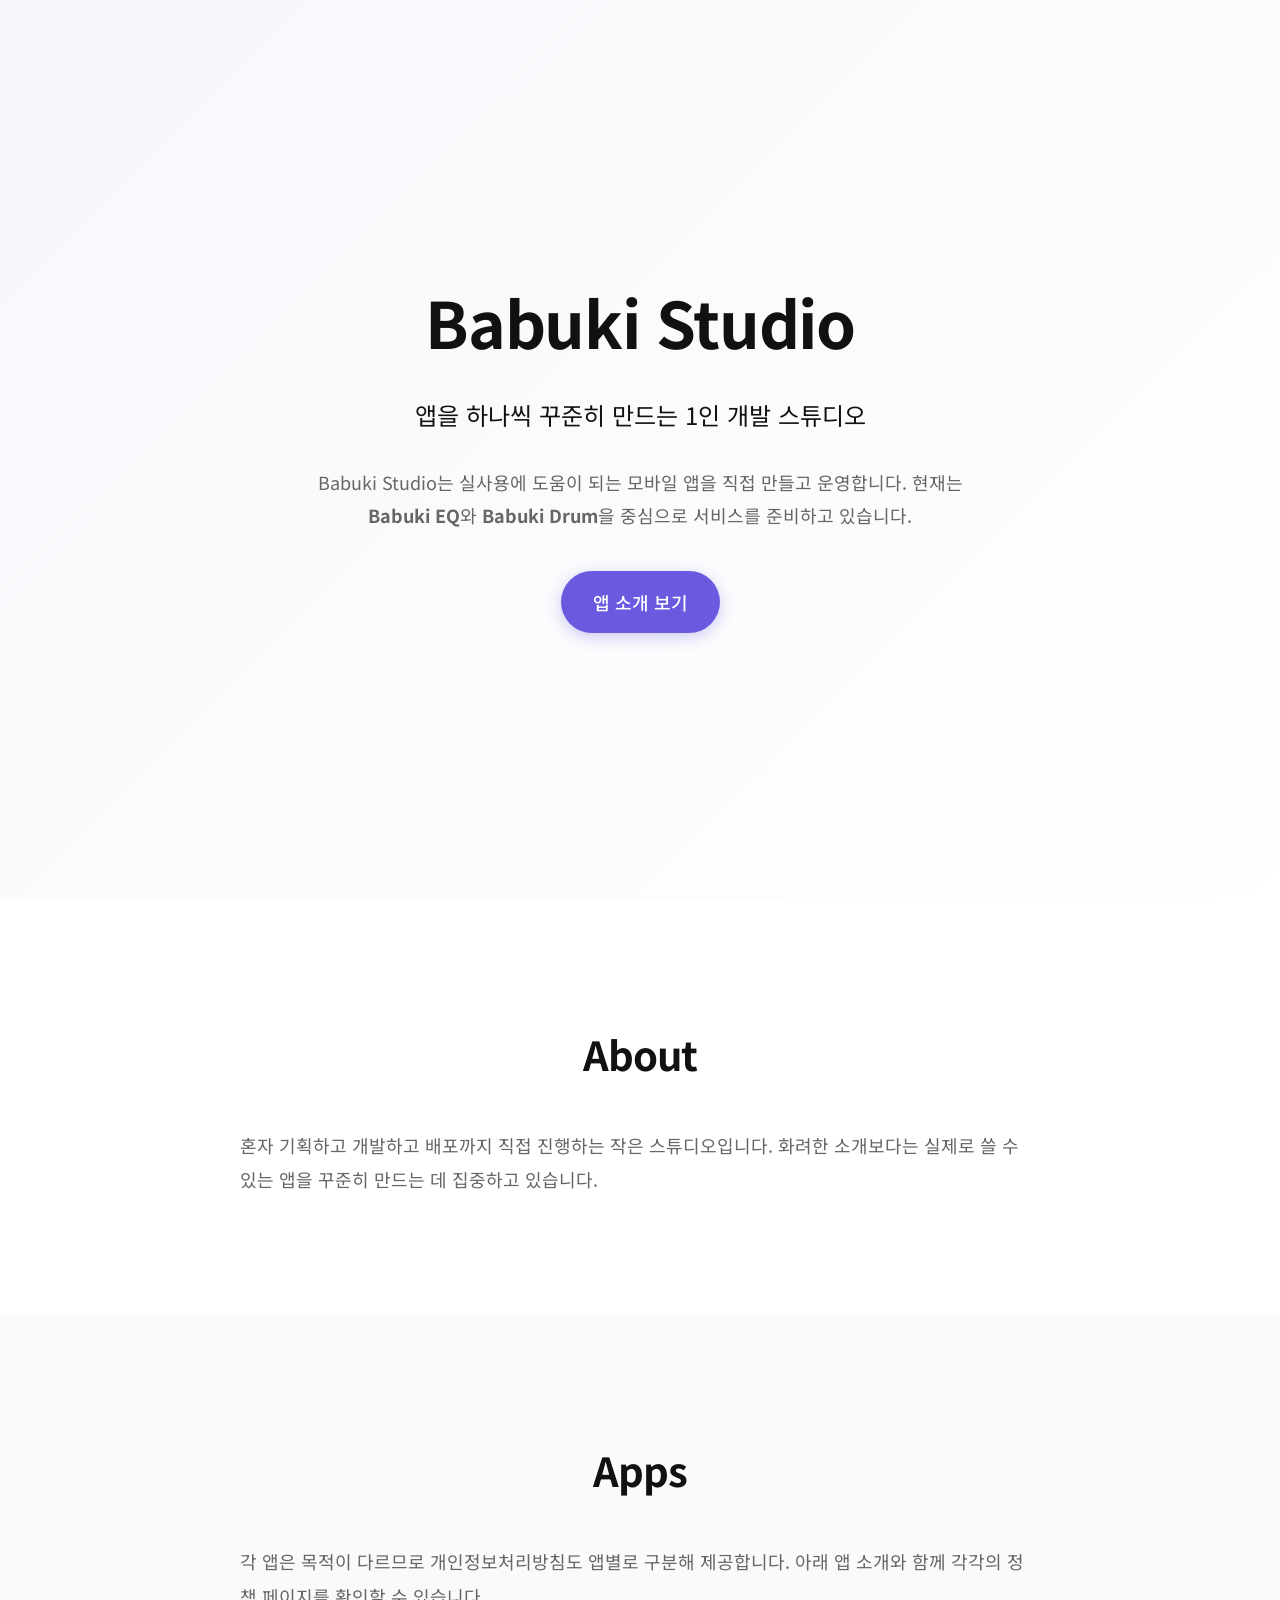
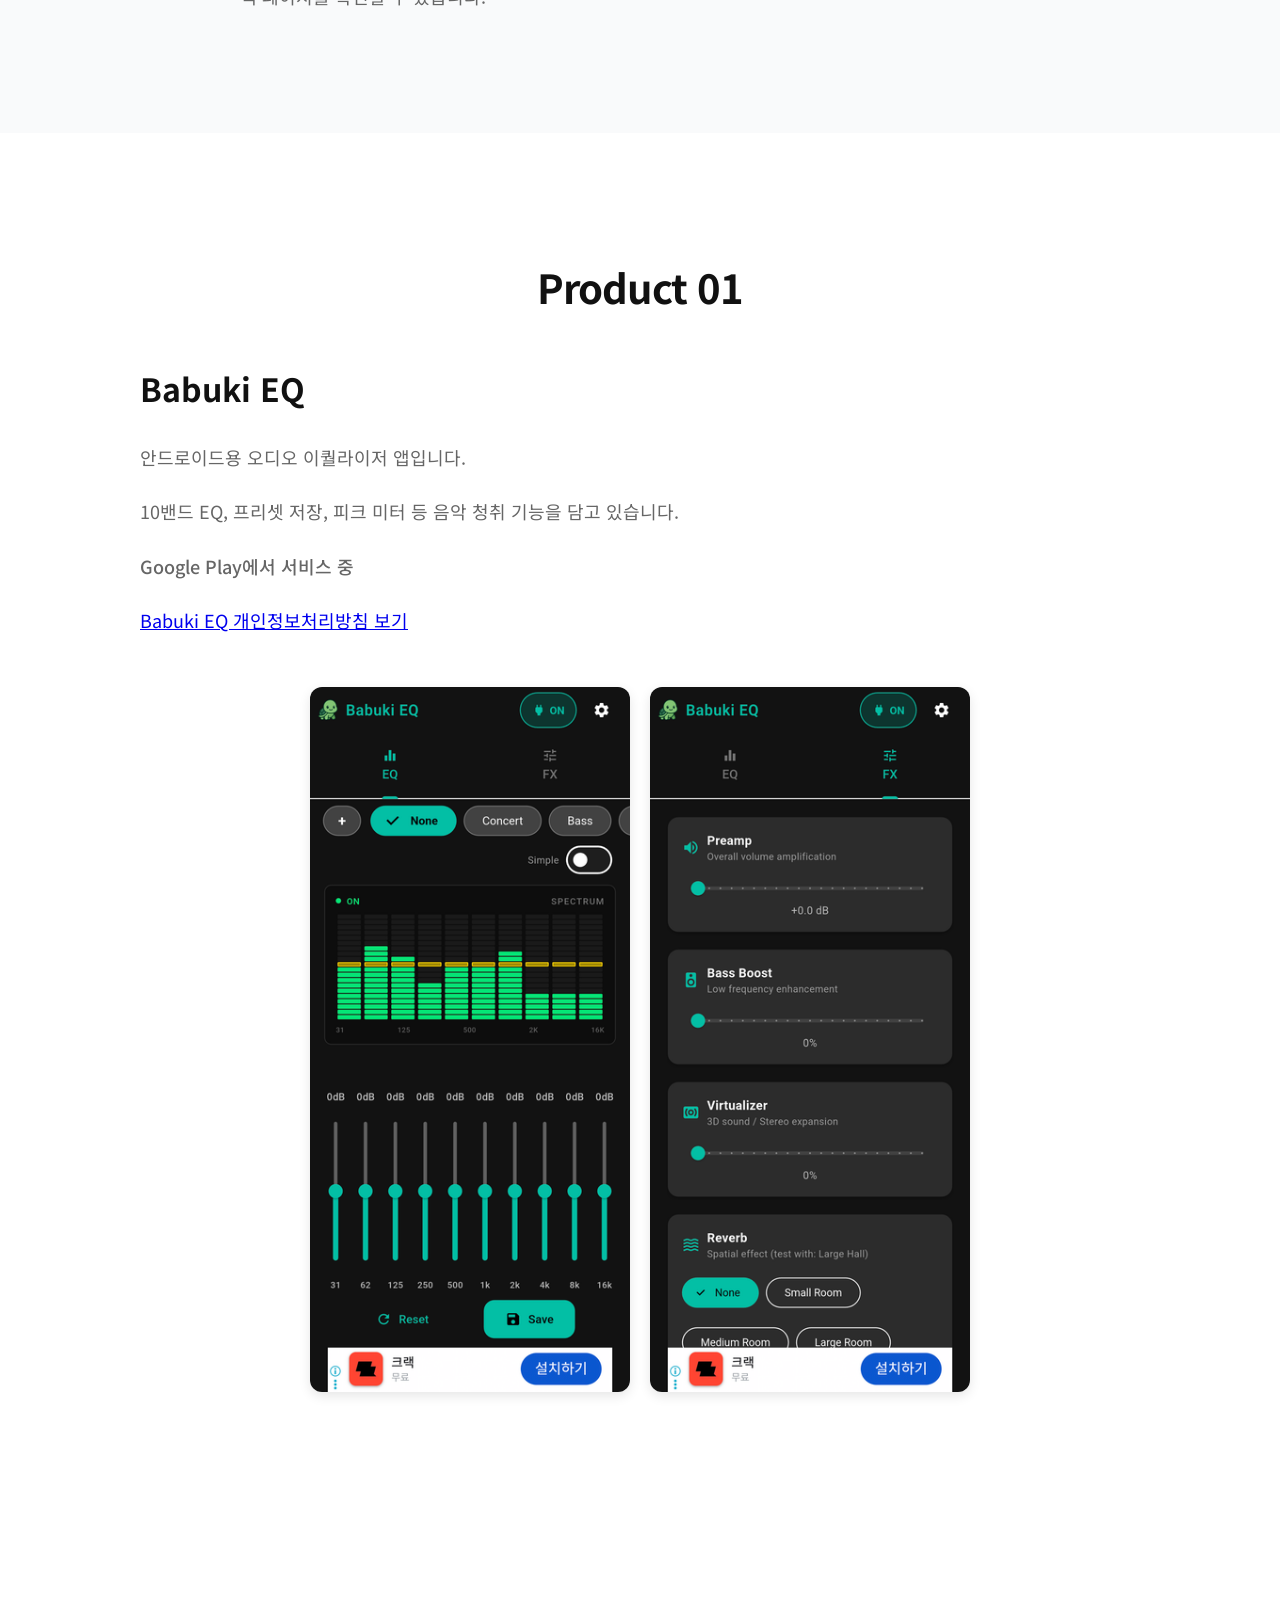
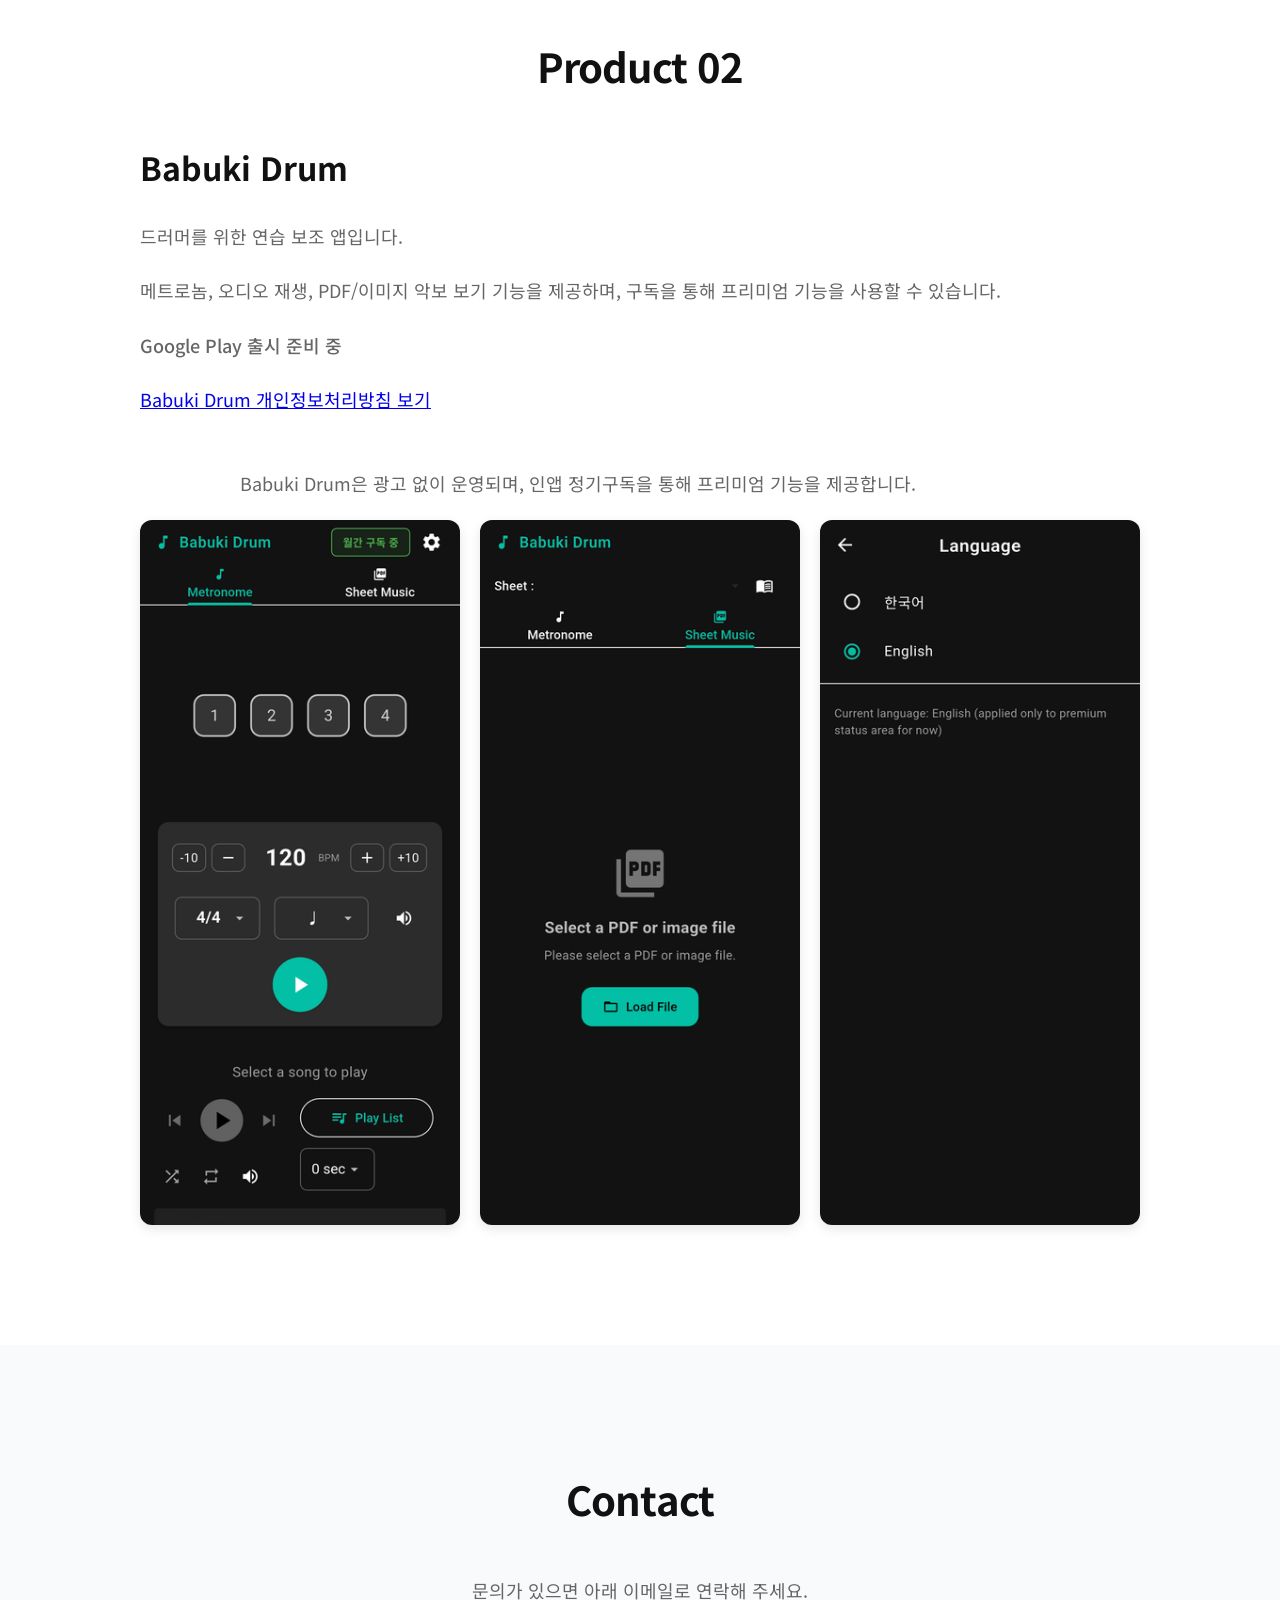
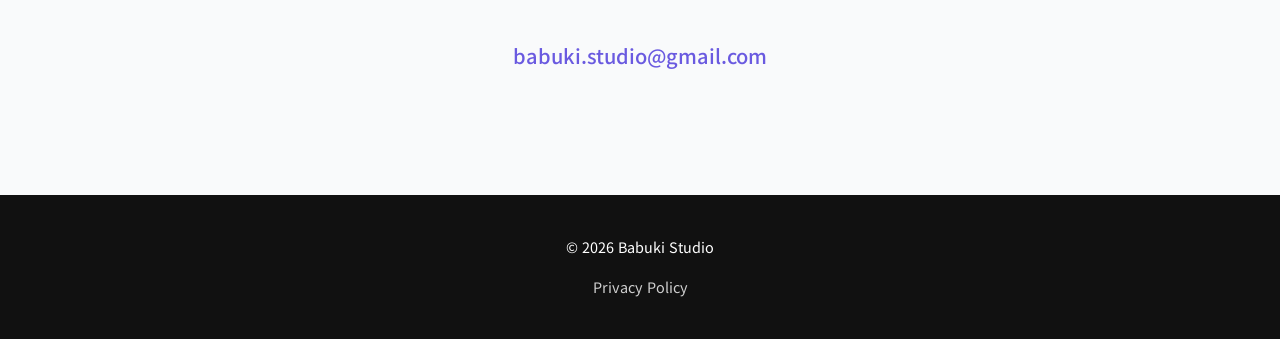
<file: index.html>
<!DOCTYPE html>
<html lang="ko">
<head>
    <meta charset="UTF-8">
    <meta name="viewport" content="width=device-width, initial-scale=1.0">
    <title>Babuki Studio</title>
    <link rel="stylesheet" href="css/style.css">
    <link rel="preconnect" href="https://fonts.googleapis.com">
    <link rel="preconnect" href="https://fonts.gstatic.com" crossorigin>
    <link href="https://fonts.googleapis.com/css2?family=Noto+Sans+KR:wght@300;400;500;700&display=swap" rel="stylesheet">
</head>
<body>
    <section id="hero" class="hero">
        <div class="container">
            <h1 class="hero-title fade-in">Babuki Studio</h1>
            <p class="hero-subtitle fade-in">앱을 하나씩 꾸준히 만드는 1인 개발 스튜디오</p>
            <p class="hero-description fade-in">
                Babuki Studio는 실사용에 도움이 되는 모바일 앱을 직접 만들고 운영합니다.
                현재는 <strong>Babuki EQ</strong>와 <strong>Babuki Drum</strong>을 중심으로 서비스를 준비하고 있습니다.
            </p>
            <a href="#product-eq" class="btn-primary fade-in">앱 소개 보기</a>
        </div>
    </section>

    <section id="about" class="about">
        <div class="container">
            <h2 class="section-title fade-in">About</h2>
            <div class="content-box fade-in">
                <p>
                    혼자 기획하고 개발하고 배포까지 직접 진행하는 작은 스튜디오입니다.
                    화려한 소개보다는 실제로 쓸 수 있는 앱을 꾸준히 만드는 데 집중하고 있습니다.
                </p>
            </div>
        </div>
    </section>

    <section id="studio" class="studio">
        <div class="container">
            <h2 class="section-title fade-in">Apps</h2>
            <div class="content-box fade-in">
                <p>
                    각 앱은 목적이 다르므로 개인정보처리방침도 앱별로 구분해 제공합니다.
                    아래 앱 소개와 함께 각각의 정책 페이지를 확인할 수 있습니다.
                </p>
            </div>
        </div>
    </section>

    <section id="product-eq" class="product">
        <div class="container">
            <h2 class="section-title fade-in">Product 01</h2>
            <div class="product-content fade-in">
                <div class="product-info">
                    <h3 class="product-name">Babuki EQ</h3>
                    <p>안드로이드용 오디오 이퀄라이저 앱입니다.</p>
                    <p>
                        10밴드 EQ, 프리셋 저장, 피크 미터 등
                        음악 청취 기능을 담고 있습니다.
                    </p>
                    <p class="product-status">Google Play에서 서비스 중</p>
                    <p><a href="privacy_eq.html">Babuki EQ 개인정보처리방침 보기</a></p>
                </div>
                <div class="product-images">
                    <img src="images/babuki_eq/babuki_eq_01.png" alt="Babuki EQ Screenshot 1" class="product-img">
                    <img src="images/babuki_eq/babuki_eq_02.png" alt="Babuki EQ Screenshot 2" class="product-img">
                </div>
            </div>
        </div>
    </section>

    <section id="product-drum" class="product">
        <div class="container">
            <h2 class="section-title fade-in">Product 02</h2>
            <div class="product-content fade-in">
                <div class="product-info">
                    <h3 class="product-name">Babuki Drum</h3>
                    <p>드러머를 위한 연습 보조 앱입니다.</p>
                    <p>
                        메트로놈, 오디오 재생, PDF/이미지 악보 보기 기능을 제공하며,
                        구독을 통해 프리미엄 기능을 사용할 수 있습니다.
                    </p>
                    <p class="product-status">Google Play 출시 준비 중</p>
                    <p><a href="privacy_drum.html">Babuki Drum 개인정보처리방침 보기</a></p>
                </div>
                <div class="content-box" style="margin-top: 20px; width: 100%;">
                    <p>
                        Babuki Drum은 광고 없이 운영되며, 인앱 정기구독을 통해 프리미엄 기능을 제공합니다.
                    </p>
                </div>
				<div class="product-images">
                    <img src="images/babuki_drum/babuki_drum_01.png" alt="Babuki DRUM Screenshot 1" class="product-img">
                    <img src="images/babuki_drum/babuki_drum_02.png" alt="Babuki DRUM Screenshot 2" class="product-img">
					<img src="images/babuki_drum/babuki_drum_03.png" alt="Babuki DRUM Screenshot 2" class="product-img">
                </div>
            </div>
        </div>
    </section>

    <section id="contact" class="contact">
        <div class="container">
            <h2 class="section-title fade-in">Contact</h2>
            <div class="content-box fade-in">
                <p>문의가 있으면 아래 이메일로 연락해 주세요.</p>
                <p class="contact-email">
                    <a href="mailto:babuki.studio@gmail.com">babuki.studio@gmail.com</a>
                </p>
            </div>
        </div>
    </section>

    <footer class="footer">
        <div class="container">
            <p>&copy; 2026 Babuki Studio</p>
            <div class="footer-links">
                <a href="privacy.html">Privacy Policy</a>
            </div>
        </div>
    </footer>

    <script src="js/script.js"></script>
</body>
</html>
</file>
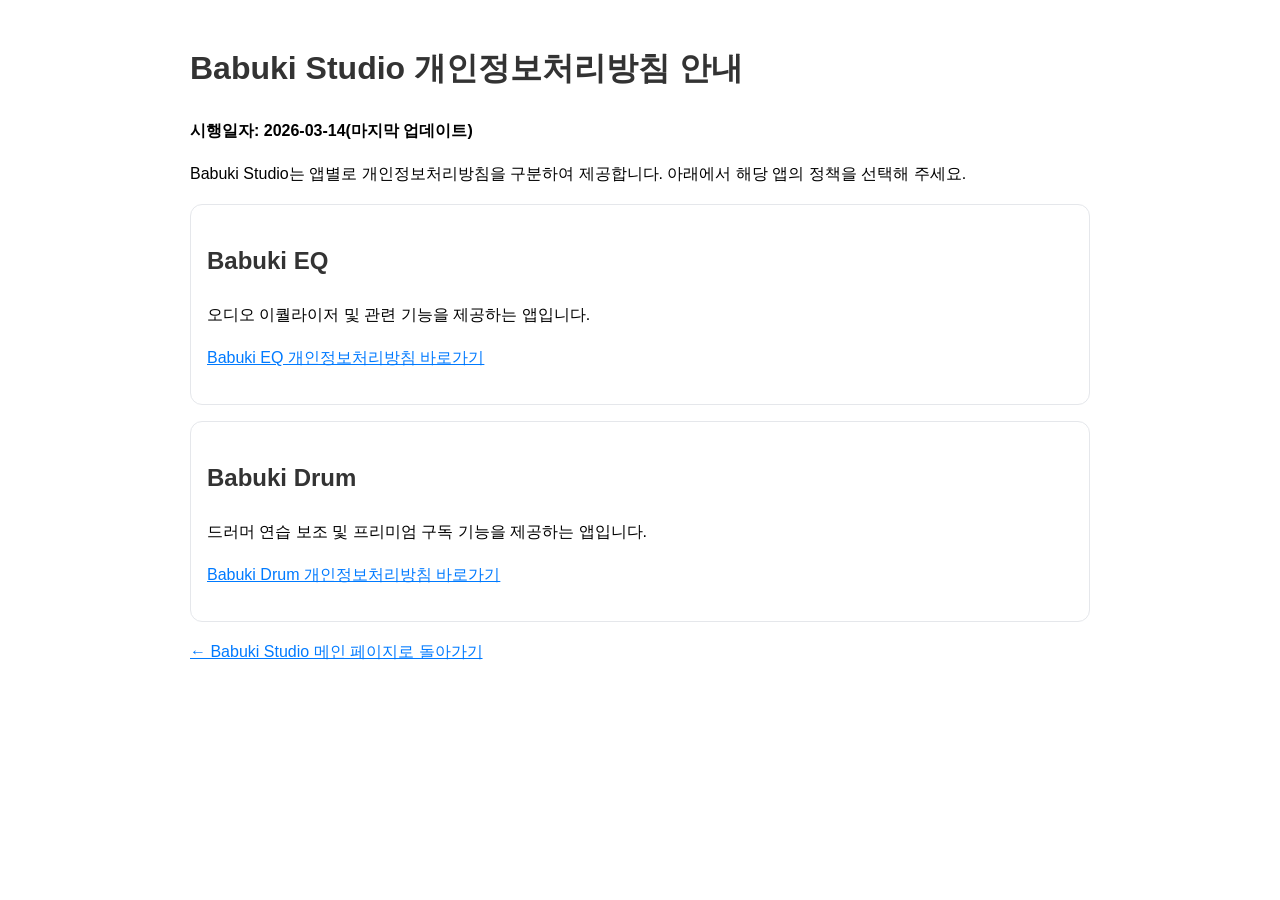
<file: privacy.html>
<!DOCTYPE html>
<html lang="ko">
<head>
    <meta charset="UTF-8">
    <meta name="viewport" content="width=device-width, initial-scale=1.0">
    <title>Privacy Policy - Babuki Studio</title>
    <style>
        body { font-family: 'Noto Sans KR', sans-serif; line-height: 1.7; padding: 20px; max-width: 900px; margin: auto; }
        h1, h2 { color: #333; }
        a { color: #007aff; }
        .box { border: 1px solid #e5e7eb; border-radius: 12px; padding: 16px; margin-bottom: 16px; }
    </style>
</head>
<body>
    <h1>Babuki Studio 개인정보처리방침 안내</h1>
    <p><strong>시행일자: 2026-03-14(마지막 업데이트)</strong></p>
    <p>Babuki Studio는 앱별로 개인정보처리방침을 구분하여 제공합니다. 아래에서 해당 앱의 정책을 선택해 주세요.</p>

    <div class="box">
        <h2>Babuki EQ</h2>
        <p>오디오 이퀄라이저 및 관련 기능을 제공하는 앱입니다.</p>
        <p><a href="privacy_eq.html">Babuki EQ 개인정보처리방침 바로가기</a></p>
    </div>

    <div class="box">
        <h2>Babuki Drum</h2>
        <p>드러머 연습 보조 및 프리미엄 구독 기능을 제공하는 앱입니다.</p>
        <p><a href="privacy_drum.html">Babuki Drum 개인정보처리방침 바로가기</a></p>
    </div>

    <p><a href="index.html">← Babuki Studio 메인 페이지로 돌아가기</a></p>
</body>
</html>
</file>
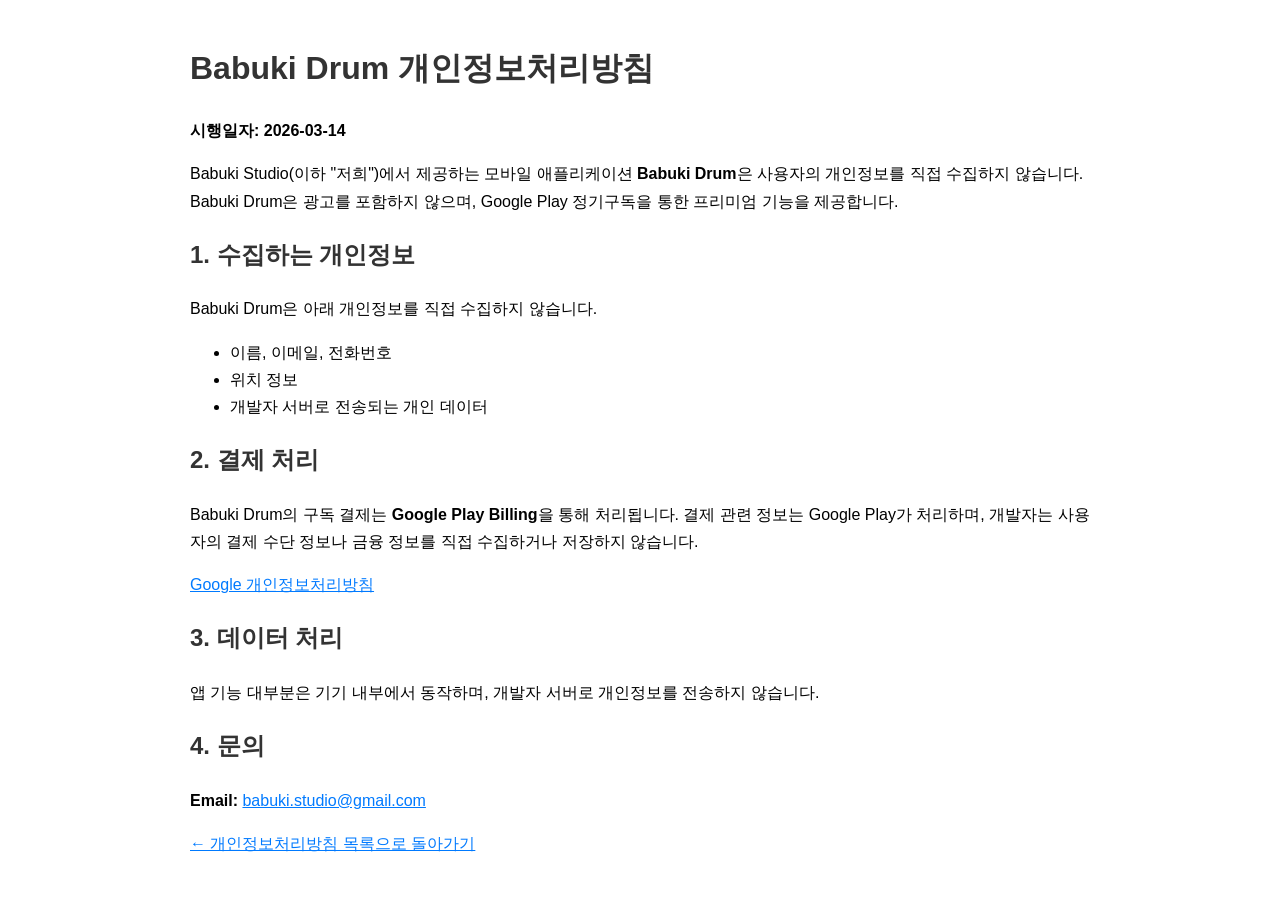
<file: privacy_drum.html>
<!DOCTYPE html>
<html lang="ko">
<head>
    <meta charset="UTF-8">
    <meta name="viewport" content="width=device-width, initial-scale=1.0">
    <title>개인정보처리방침 - Babuki Drum</title>
    <style>
        body { font-family: 'Noto Sans KR', sans-serif; line-height: 1.7; padding: 20px; max-width: 900px; margin: auto; }
        h1, h2 { color: #333; }
        a { color: #007aff; }
    </style>
</head>
<body>
    <h1>Babuki Drum 개인정보처리방침</h1>
    <p><strong>시행일자: 2026-03-14</strong></p>

    <p>Babuki Studio(이하 "저희")에서 제공하는 모바일 애플리케이션 <strong>Babuki Drum</strong>은 사용자의 개인정보를 직접 수집하지 않습니다. Babuki Drum은 광고를 포함하지 않으며, Google Play 정기구독을 통한 프리미엄 기능을 제공합니다.</p>

    <h2>1. 수집하는 개인정보</h2>
    <p>Babuki Drum은 아래 개인정보를 직접 수집하지 않습니다.</p>
    <ul>
        <li>이름, 이메일, 전화번호</li>
        <li>위치 정보</li>
        <li>개발자 서버로 전송되는 개인 데이터</li>
    </ul>

    <h2>2. 결제 처리</h2>
    <p>Babuki Drum의 구독 결제는 <strong>Google Play Billing</strong>을 통해 처리됩니다. 결제 관련 정보는 Google Play가 처리하며, 개발자는 사용자의 결제 수단 정보나 금융 정보를 직접 수집하거나 저장하지 않습니다.</p>
    <p><a href="https://policies.google.com/privacy" target="_blank">Google 개인정보처리방침</a></p>

    <h2>3. 데이터 처리</h2>
    <p>앱 기능 대부분은 기기 내부에서 동작하며, 개발자 서버로 개인정보를 전송하지 않습니다.</p>

    <h2>4. 문의</h2>
    <p><strong>Email:</strong> <a href="mailto:babuki.studio@gmail.com">babuki.studio@gmail.com</a></p>

    <p><a href="privacy.html">← 개인정보처리방침 목록으로 돌아가기</a></p>
</body>
</html>
</file>
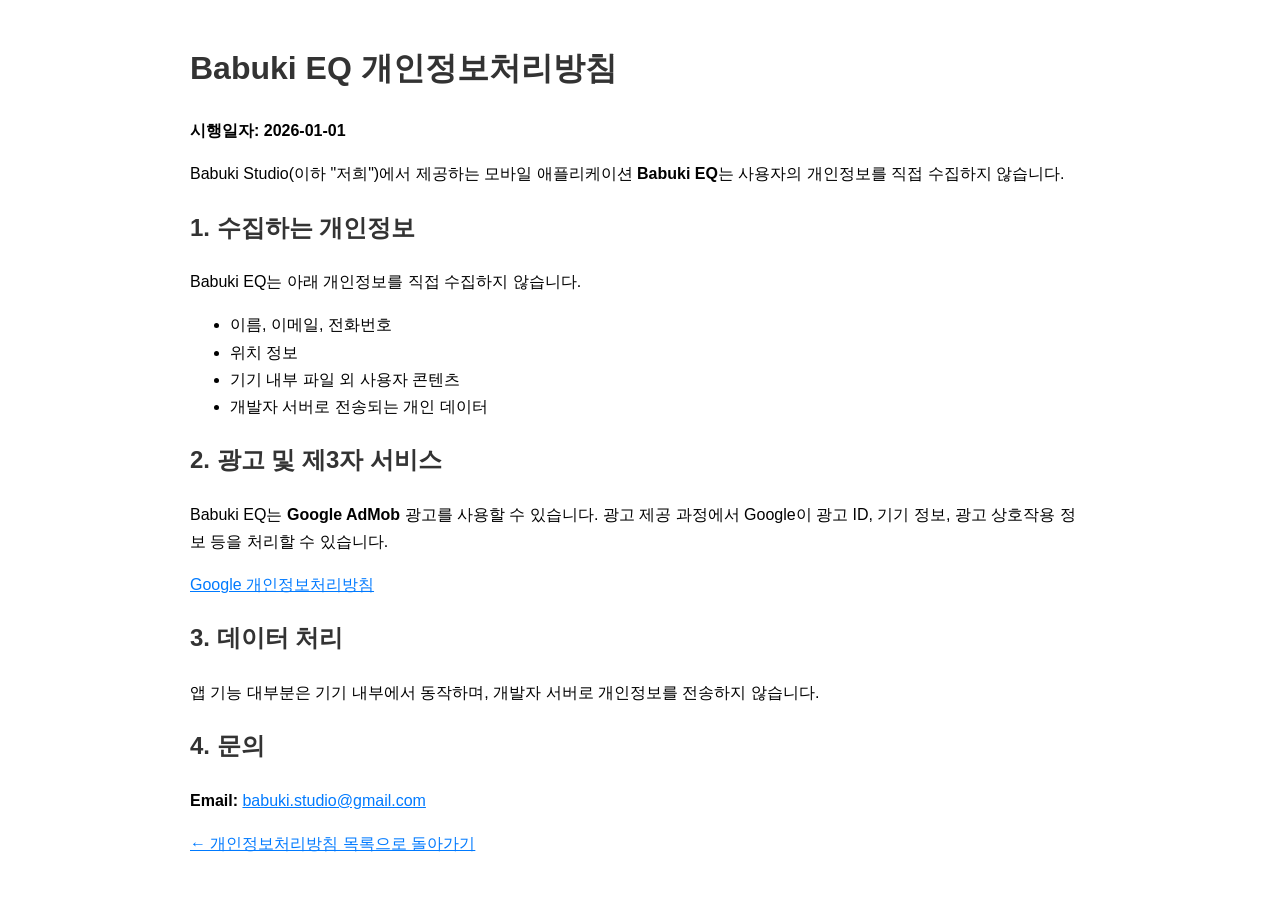
<file: privacy_eq.html>
<!DOCTYPE html>
<html lang="ko">
<head>
    <meta charset="UTF-8">
    <meta name="viewport" content="width=device-width, initial-scale=1.0">
    <title>개인정보처리방침 - Babuki EQ</title>
    <style>
        body { font-family: 'Noto Sans KR', sans-serif; line-height: 1.7; padding: 20px; max-width: 900px; margin: auto; }
        h1, h2 { color: #333; }
        a { color: #007aff; }
    </style>
</head>
<body>
    <h1>Babuki EQ 개인정보처리방침</h1>
    <p><strong>시행일자: 2026-01-01</strong></p>

    <p>Babuki Studio(이하 "저희")에서 제공하는 모바일 애플리케이션 <strong>Babuki EQ</strong>는 사용자의 개인정보를 직접 수집하지 않습니다.</p>

    <h2>1. 수집하는 개인정보</h2>
    <p>Babuki EQ는 아래 개인정보를 직접 수집하지 않습니다.</p>
    <ul>
        <li>이름, 이메일, 전화번호</li>
        <li>위치 정보</li>
        <li>기기 내부 파일 외 사용자 콘텐츠</li>
        <li>개발자 서버로 전송되는 개인 데이터</li>
    </ul>

    <h2>2. 광고 및 제3자 서비스</h2>
    <p>Babuki EQ는 <strong>Google AdMob</strong> 광고를 사용할 수 있습니다. 광고 제공 과정에서 Google이 광고 ID, 기기 정보, 광고 상호작용 정보 등을 처리할 수 있습니다.</p>
    <p><a href="https://policies.google.com/privacy" target="_blank">Google 개인정보처리방침</a></p>

    <h2>3. 데이터 처리</h2>
    <p>앱 기능 대부분은 기기 내부에서 동작하며, 개발자 서버로 개인정보를 전송하지 않습니다.</p>

    <h2>4. 문의</h2>
    <p><strong>Email:</strong> <a href="mailto:babuki.studio@gmail.com">babuki.studio@gmail.com</a></p>

    <p><a href="privacy.html">← 개인정보처리방침 목록으로 돌아가기</a></p>
</body>
</html>
</file>
<file: css/style.css>
/* Reset & Base Styles */
* {
    margin: 0;
    padding: 0;
    box-sizing: border-box;
}

:root {
    --color-primary: #6A5AE0;
    --color-text: #111;
    --color-bg: #ffffff;
    --color-text-light: #666;
    --spacing-section: 120px;
    --spacing-container: 20px;
    --max-width: 1200px;
}

html {
    scroll-behavior: smooth;
}

body {
    font-family: 'Noto Sans KR', -apple-system, BlinkMacSystemFont, 'Segoe UI', sans-serif;
    color: var(--color-text);
    background-color: var(--color-bg);
    line-height: 1.7;
    font-size: 16px;
    -webkit-font-smoothing: antialiased;
    -moz-osx-font-smoothing: grayscale;
}

.container {
    max-width: var(--max-width);
    margin: 0 auto;
    padding: 0 var(--spacing-container);
}

/* Hero Section */
.hero {
    min-height: 100vh;
    display: flex;
    align-items: center;
    justify-content: center;
    text-align: center;
    padding: 80px var(--spacing-container);
    background: linear-gradient(135deg, #f5f7fa 0%, #ffffff 100%);
}

.hero-title {
    font-size: 4rem;
    font-weight: 700;
    margin-bottom: 20px;
    color: var(--color-text);
    letter-spacing: -0.02em;
}

.hero-subtitle {
    font-size: 1.5rem;
    font-weight: 400;
    margin-bottom: 30px;
    color: var(--color-text);
}

.hero-description {
    font-size: 1.125rem;
    max-width: 700px;
    margin: 0 auto 40px;
    color: var(--color-text-light);
    line-height: 1.8;
}

.btn-primary {
    display: inline-block;
    padding: 16px 32px;
    background-color: var(--color-primary);
    color: var(--color-bg);
    text-decoration: none;
    border-radius: 50px;
    font-weight: 500;
    font-size: 1.125rem;
    transition: all 0.3s ease;
    box-shadow: 0 4px 15px rgba(106, 90, 224, 0.3);
}

.btn-primary:hover {
    background-color: #5a4acf;
    transform: translateY(-2px);
    box-shadow: 0 6px 20px rgba(106, 90, 224, 0.4);
}

/* Section Styles */
section {
    padding: var(--spacing-section) var(--spacing-container);
}

.section-title {
    font-size: 2.5rem;
    font-weight: 700;
    margin-bottom: 40px;
    text-align: center;
    color: var(--color-text);
    letter-spacing: -0.02em;
}

.content-box {
    max-width: 800px;
    margin: 0 auto;
    font-size: 1.125rem;
    line-height: 1.9;
    color: var(--color-text-light);
}

.content-box p {
    margin-bottom: 20px;
}

.content-box p:last-child {
    margin-bottom: 0;
}

/* About Section */
.about {
    background-color: var(--color-bg);
}

/* Studio Section */
.studio {
    background-color: #f9fafb;
}

/* Product Section */
.product {
    background-color: var(--color-bg);
}

.product-content {
    max-width: 1000px;
    margin: 0 auto;
}

.product-info {
    margin-bottom: 50px;
}

.product-name {
    font-size: 2rem;
    font-weight: 700;
    margin-bottom: 25px;
    color: var(--color-text);
}

.product-info p {
    font-size: 1.125rem;
    line-height: 1.9;
    color: var(--color-text-light);
    margin-bottom: 20px;
}

.product-status {
    font-weight: 500;
    color: var(--color-primary);
}

.product-images {
    display: grid;
    grid-template-columns: repeat(auto-fit, minmax(280px, 1fr));
    gap: 30px;
    margin-top: 50px;
}

.image-placeholder {
    aspect-ratio: 9 / 16;
    background: linear-gradient(135deg, #e0e0e0 0%, #f5f5f5 100%);
    border-radius: 20px;
    display: flex;
    align-items: center;
    justify-content: center;
    color: var(--color-text-light);
    font-size: 1rem;
    border: 2px dashed #d0d0d0;
}

/* Contact Section */
.contact {
    background-color: #f9fafb;
    text-align: center;
}

.contact-email {
    margin-top: 30px;
}

.contact-email a {
    color: var(--color-primary);
    text-decoration: none;
    font-size: 1.25rem;
    font-weight: 500;
    transition: color 0.3s ease;
}

.contact-email a:hover {
    color: #5a4acf;
    text-decoration: underline;
}

/* Footer */
.footer {
    background-color: var(--color-text);
    color: var(--color-bg);
    padding: 40px var(--spacing-container);
    text-align: center;
}

.footer p {
    margin-bottom: 15px;
    font-size: 0.9rem;
}

.footer-links {
    font-size: 0.9rem;
}

.footer-links a {
    color: var(--color-bg);
    text-decoration: none;
    opacity: 0.8;
    transition: opacity 0.3s ease;
}

.footer-links a:hover {
    opacity: 1;
}

.footer-links span {
    margin: 0 10px;
    opacity: 0.5;
}

/* Fade-in Animation */
.fade-in {
    opacity: 0;
    transform: translateY(30px);
    transition: opacity 0.8s ease, transform 0.8s ease;
}

.fade-in.visible {
    opacity: 1;
    transform: translateY(0);
}

/*Babuki EQ 이미지*/
.product-images {
    display: flex;
    gap: 20px;
    flex-wrap: wrap;
    justify-content: center;
    margin-top: 20px;
}

.product-img {
    width: 320px;       /* 너비 조절 */
    height: auto;       /* 비율 자동 유지 */
    border-radius: 12px; /* 둥글게 만들기 */
    box-shadow: 0 4px 12px rgba(0, 0, 0, 0.1);
}


/* Responsive Design */
@media (max-width: 768px) {
    :root {
        --spacing-section: 80px;
    }

    .hero-title {
        font-size: 2.5rem;
    }

    .hero-subtitle {
        font-size: 1.25rem;
    }

    .hero-description {
        font-size: 1rem;
    }

    .section-title {
        font-size: 2rem;
    }

    .content-box {
        font-size: 1rem;
    }

    .product-name {
        font-size: 1.75rem;
    }

    .product-info p {
        font-size: 1rem;
    }

    .product-images {
        grid-template-columns: 1fr;
        gap: 20px;
    }

    .btn-primary {
        padding: 14px 28px;
        font-size: 1rem;
    }
}

@media (max-width: 480px) {
    .hero-title {
        font-size: 2rem;
    }

    .hero-subtitle {
        font-size: 1.125rem;
    }

    .section-title {
        font-size: 1.75rem;
    }

    .container {
        padding: 0 16px;
    }
}
</file>
